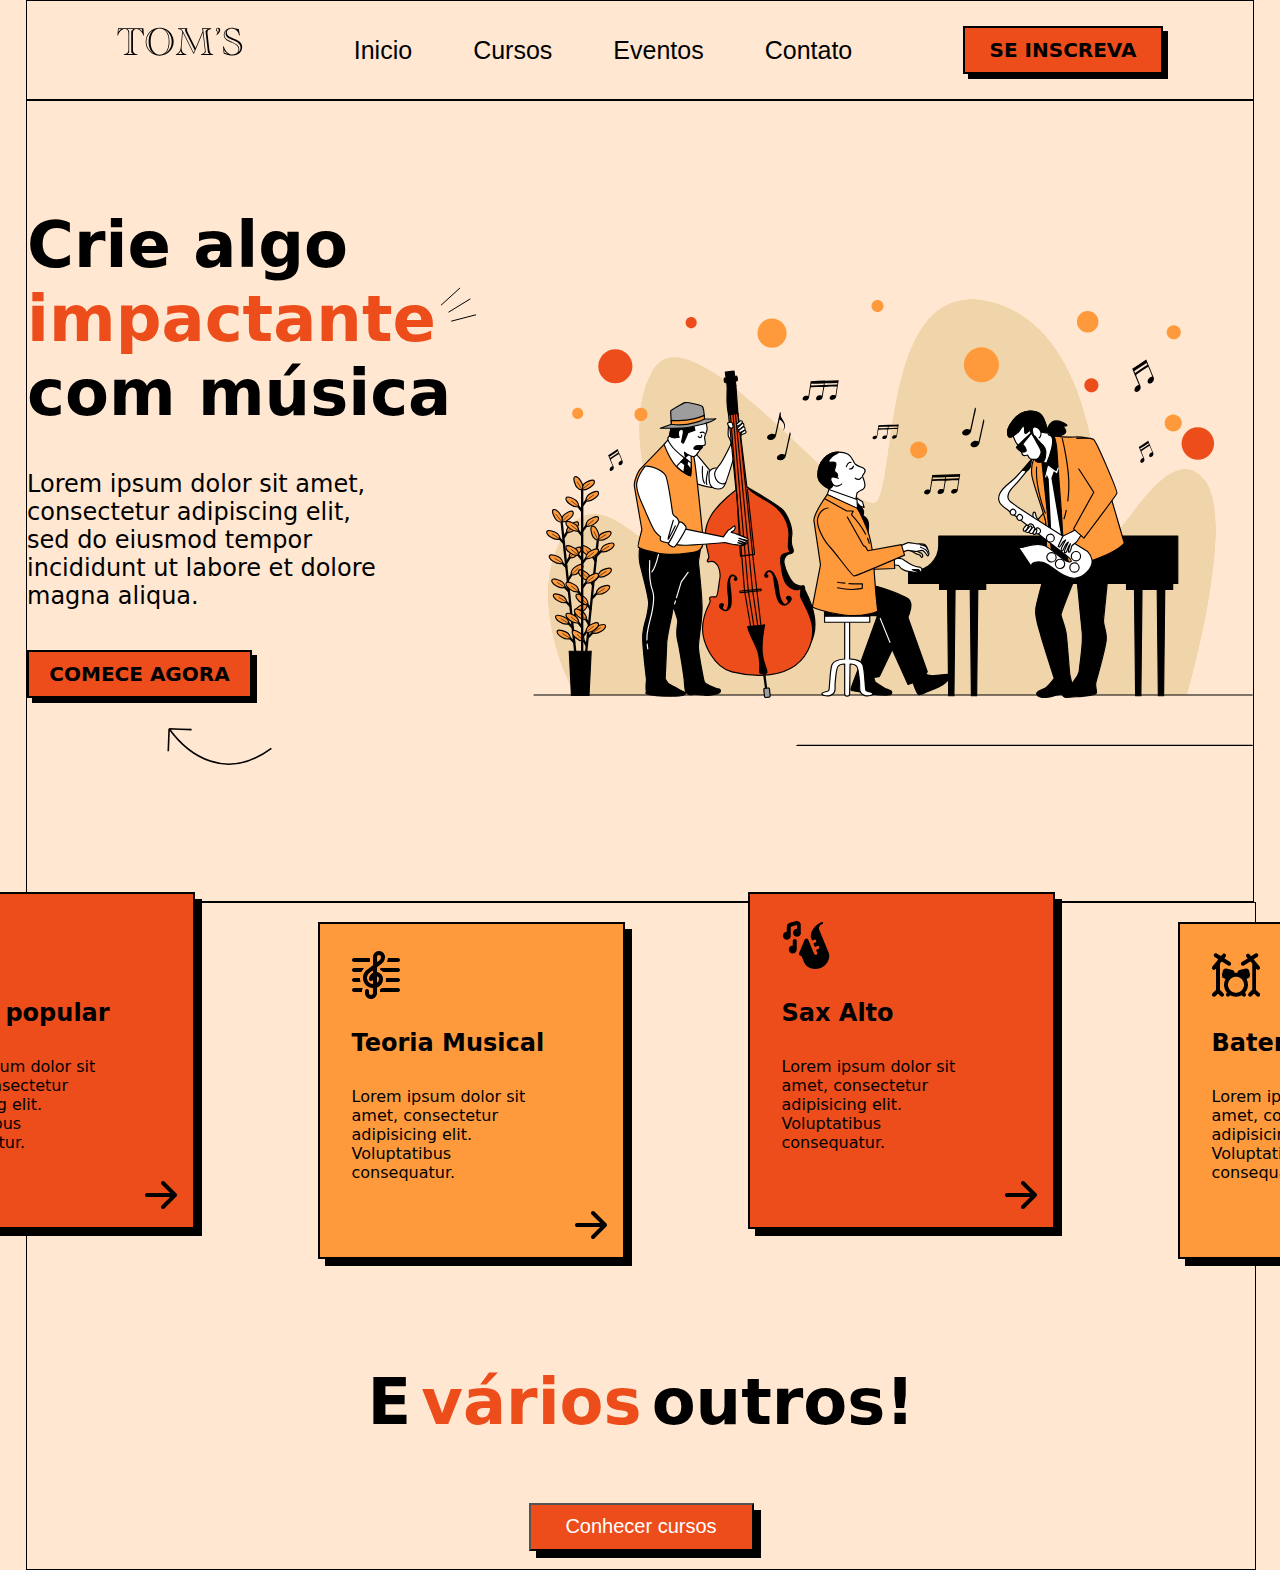
<file: index.html>
<!DOCTYPE html>
<html lang="pt-br">

<head>
    <meta charset="UTF-8">
    <meta name="viewport" content="width=device-width, initial-scale=1.0">
    <title>template-school</title>
    <link rel="stylesheet" href="./src//styles/index.css">
</head>

<body>
    <header>
        <div class="logo"></div>
        
       <nav>
            <a href="" target="_self">Inicio</a>
            <a href="" target="_self">Cursos</a>
            <a href="" target="_self">Eventos</a>
            <a href="" target="_self">Contato</a>
        </nav>
        <button type="button">SE INSCREVA</button>
    </header>
    <main>
        <span>
            <h2>Crie algo <div class="heroTextContainer" ><p class="heroTitle" >impactante</p><img class="iconTextHero" src="./src/images/svg/icon-text-hero.svg" alt=""></div> com música</h2>
            <p>Lorem ipsum dolor sit amet, consectetur adipiscing elit, sed do eiusmod tempor incididunt ut labore et dolore magna aliqua.</p>
            <button type="button">COMECE AGORA</button>
            <img src="./src/images/svg/icon-arrow-hero.svg"  class="heroArrow" alt="seta para cima">
        </span>
        <img src="./src/images/svg/hero-img.svg" alt="uma banda de jazz">
    </main>

    <section>

        <div class="cardContainer">

            <div class="cardRed">
                <div class="cardContent">
                    <img src="./src/images/svg/Instrument Piano Keys.svg" alt="Piano">
                    <h3>Piano  popular</h3>
                    <p>Lorem ipsum dolor sit amet, consectetur adipisicing elit. Voluptatibus consequatur.</p>
                </div>
                <img src="./src/images/svg/Seta.svg" alt="">
            </div>
    
            <div class="cardYellow">
                <div class="cardContent">
                    <img src="./src/images/svg/Nota.svg" alt="Nota">
                    <h3>Teoria Musical</h3>
                    <p>Lorem ipsum dolor sit amet, consectetur adipisicing elit. Voluptatibus consequatur.</p>
                </div>
                <img src="./src/images/svg/Seta.svg" alt="">
            </div>
    
            <div class="cardRed">
                <div class="cardContent">
                    <img src="./src/images/svg/Sax.svg" alt="Sax">
                    <h3>Sax Alto</h3>
                    <p>Lorem ipsum dolor sit amet, consectetur adipisicing elit. Voluptatibus consequatur.</p>
                </div>
                <img src="./src/images/svg/Seta.svg" alt="">
            </div>
    
            <div class="cardYellow">
                <div class="cardContent">
                    <img src="./src/images/svg/Bateria.svg" alt="Bateria">
                    <h3>Bateria</h3>
                    <p>Lorem ipsum dolor sit amet, consectetur adipisicing elit. Voluptatibus consequatur.</p>
                </div>
                <img src="./src/images/svg/Seta.svg" alt="">
            </div>
        </div>
        
        <span>
            <h2>E <p class="heroTitle">vários</p>outros!</h2>
        </span>
        <button >
            Conhecer cursos
        </button>

    </section>

    <!-- <footer>
        <div class="logoText">
            <img src="./src/images/svg/logo.svg" alt="">
            
            <span>
                <p>Lorem, ipsum dolor sit amet consectetur adipisicing elit. Provident iure, natus, harum possimus, cum ipsum alias iusto ducimus eveniet dignissimos aspernatur</p>
            </span>
        </div>

        <nav>
            <a href="" target="" >Início</a>
            <a href="" target="" >Cursos</a>
            <a href="" target="" >Eventos</a>
            <a href="" target="" >Contato</a>
        </nav>
            
        <span class="send">
            <p>Receba materiais gratuitos no seu email</p>
            <input type="text" >
            <button>QUERO RECEBER</button>
        </span>

    </footer> -->

</body>
</html>
</file>
<file: src/styles/index.css>
@import url('https://fonts.cdnfonts.com/css/academy-engraved-let');
@import url('https://fonts.cdnfonts.com/css/wallpaper');

* {
    padding: 0;
    margin: 0;
    text-decoration: none;
}

body {
    background-color: #FFE7D1;
    padding: 0 26px;
}

button{
    align-items:center;
    justify-content: center;
    box-shadow: 5px 5px black;
}

button:hover{
    background-color: #FF9A3C;
    color: #ED4D1B;
    box-shadow: 5px wheat;
    border: 1px #FFE7D1 solid ;
}

a:hover {
    color: #ED4D1B;
}

header {
    width: 100%;
    height: 100px;
    border: 1px solid black;
    display: flex;
    justify-content: space-between;
    align-items: center;
    box-sizing: border-box;
    padding: 0px 90px;
}


header > .logo{
    background-image: url('../images/svg/logoescrito.svg');
    background-repeat: no-repeat;
    width: 126px;
    height: 47px;

}

header > nav {
    display: flex;
    gap: 61px;
}
header > nav > a {
    font-size: 25px;
    font-family: 'Academy Engraved LET', sans-serif;
    color: black;
}

header > button {
    width: 200px;
    height: 48px;
    background-color: #ED4D1B;
    font-family: system-ui, -apple-system, BlinkMacSystemFont, 'Segoe UI', Roboto, Oxygen, Ubuntu, Cantarell, 'Open Sans', 'Helvetica Neue', sans-serif;
    font-weight: 700;
    font-size: 20px;
    border: 2px solid black;
    box-sizing: border-box;
}

main {
    display: flex;
    align-items: center;
    width: auto;
    height: 800px;
    border: 1px solid black;
}

main > span {
    width: 40%;
    display: flex;
    flex-direction: column;

    gap: 40px;
}

main > span > h2 {
    width: 474px;
    font-size: 64px;
    font-family: system-ui, -apple-system, BlinkMacSystemFont, 'Segoe UI', Roboto, Oxygen, Ubuntu, Cantarell, 'Open Sans', 'Helvetica Neue', sans-serif;
    color: black;
}

span > p {
    width: 368px;
    font-size: 24px;
    font-family: system-ui, -apple-system, BlinkMacSystemFont, 'Segoe UI', Roboto, Oxygen, Ubuntu, Cantarell, 'Open Sans', 'Helvetica Neue', sans-serif;
    color: black;
}

span > button {
    width: 225px;
    height: 48px;
    background-color: #ED4D1B;
    font-family: system-ui, -apple-system, BlinkMacSystemFont, 'Segoe UI', Roboto, Oxygen, Ubuntu, Cantarell, 'Open Sans', 'Helvetica Neue', sans-serif;
    font-weight: 700;
    font-size: 20px;
    border: 2px solid black;
}

main > img {
    width: 60%;
}

.heroArrow {
    display: flex;
    margin-top: -40px;
    margin-left: 140px;
    width: 105px;
    height: 97px;
}

.heroTitle {
    color: #ED4D1B;
}

.heroTextContainer {
    display: flex;
}

.iconTextHero {
    margin-top: -20px;
}

section {
    width: 100%;
    height: 666px;
    border: 1px solid black;
    display: flex;
    flex-direction: column;
    justify-content: center;
    
}

.cardContainer {
    gap: 33px;
    display: flex;
    justify-content: center;
}

.cardRed{
    display: flex;
    align-items: flex-start;
    background-color: #ED4D1B;
    width: 272px;
    height: 306px;
    margin-top: -30px;
    padding-left: 32px;
    padding-top: 27px ;
    border: 2px solid black;
    box-shadow: 7px 7px black;
    margin-left: 90px;
}

.cardRed> img {
    display: block;    /* Não respeita o flex do pai*/
    align-self: flex-end;
    padding-top: 40px;
}

.cardContent {
    display: flex;
    flex-direction: column;
    gap: 30px;
}

.cardContent > p {
    width: 207px;
    font-size: 16px;
    font-family: system-ui, -apple-system, BlinkMacSystemFont, 'Segoe UI', Roboto, Oxygen, Ubuntu, Cantarell, 'Open Sans', 'Helvetica Neue', sans-serif;
}
.cardContent > h3{
    font-size: 24px;
    font-family: system-ui, -apple-system, BlinkMacSystemFont, 'Segoe UI', Roboto, Oxygen, Ubuntu, Cantarell, 'Open Sans', 'Helvetica Neue', sans-serif;
}

.cardContent > img {
    width: 48px;
    height: 48px;
}

.cardYellow{
    display: flex;
    padding-left: 32px;
    padding-top: 27px;
    width: 272px;
    height: 306px;
    background-color: #FF9A3C;
    border: 2px solid black;
    margin-left: 90px;
    box-shadow: 7px 7px black ;
}

.cardYellow> img {
    display: block;    /* Não respeita o flex do pai*/
    align-self: flex-end;
    padding-top: 40px;
}

section > span{
    display: flex;
    justify-content: center;
    margin-top: 106px;
}

section > span > h2 {
    display: flex;
    gap: 10px;
    font-size: 64px;
    font-family:system-ui, -apple-system, BlinkMacSystemFont, 'Segoe UI', Roboto, Oxygen, Ubuntu, Cantarell, 'Open Sans', 'Helvetica Neue', sans-serif;
} 

section > button{
    display: flex;
    align-self: center;
    justify-self: center;
    width: 225px;
    height: 48px;
    color:white;
    font-size: 20px;
    background-color: #ED4D1B;
    margin-top: 64px;
    box-shadow: 7px 7px black;
}

footer {
    display: flex;
    margin-top: 63px;
}

.logoText {
    display: flex;
    margin-left: 113.5px;
    flex-direction: column;
    margin-bottom: 123px;
    
}

.logoText > img {
    width: 133px;
    height: 65px;
    margin-bottom: 32px;
}

.logoText > span {
    width: 272px;
    height: 115px;
    box-sizing: border-box;
}

.logoText > span > p{
    font-size: 20px;
}

footer > nav{
    display: flex;
    flex-direction: column;
    width: 176px;
    height: 208px;
    margin-left: 385.5px;
    gap: 32px;
}

footer > nav > a{
    font-size: 24px;
    font-family: system-ui, -apple-system, BlinkMacSystemFont, 'Segoe UI', Roboto, Oxygen, Ubuntu, Cantarell, 'Open Sans', 'Helvetica Neue', sans-serif;
}

.send {
    display: flex;
    flex-direction: column;
    gap: 32px;
    margin-left: 150px;

}
.send > p {
    font-size: 24px;
    font-family: system-ui, -apple-system, BlinkMacSystemFont, 'Segoe UI', Roboto, Oxygen, Ubuntu, Cantarell, 'Open Sans', 'Helvetica Neue', sans-serif;
    display: flex;
    width: 464px;

}

.send > input {
    width: 560px;
    height: 48px;
    box-shadow: 7px 7px black ;
    font-size: 24px;
    padding-left: 5px;
}

.send > button{
    width: 225px;
    height: 48px;
    box-shadow: 5px 5px black;
}

@media (max-width: 576px){
    body {
        padding: 0px 16px;
    }
    
    header{
        display: flex;
        justify-content: center;
        height: 264px;
        flex-direction: column;
        align-items: center;
        gap: 16px;
    }
    
    header > .logo{
        background-image: url('/src/images/svg/logoMobile.svg');
        background-repeat: no-repeat;
        margin: 0px;
        width: 106px;
        margin-left: 0px;
    }
    
    header > nav{
        display: grid;
        grid-template-columns: auto auto;
        gap: 16px;
    }

    header > nav > a {
        font-size: 20px;
        font-weight: bold;
        font-family: system-ui, -apple-system, BlinkMacSystemFont, 'Segoe UI', Roboto, Oxygen, Ubuntu, Cantarell, 'Open Sans', 'Helvetica Neue', sans-serif;
    }
    header > button{
        width: 200px;
        height: 48px;
    }

    main{
        flex-direction: column-reverse;
        height: auto;
    }
    main > span{
        display: flex;
        width: auto;
        align-items: center;
        justify-content: center;
        padding-left: 0px;
        
    }

    main > span > h2 {
        font-size: 48px;
        width: auto;
    }
    main > span > p {
        font-size: 20px;
    }

    main > img {
        width: 100%;
    }

}
</file>
